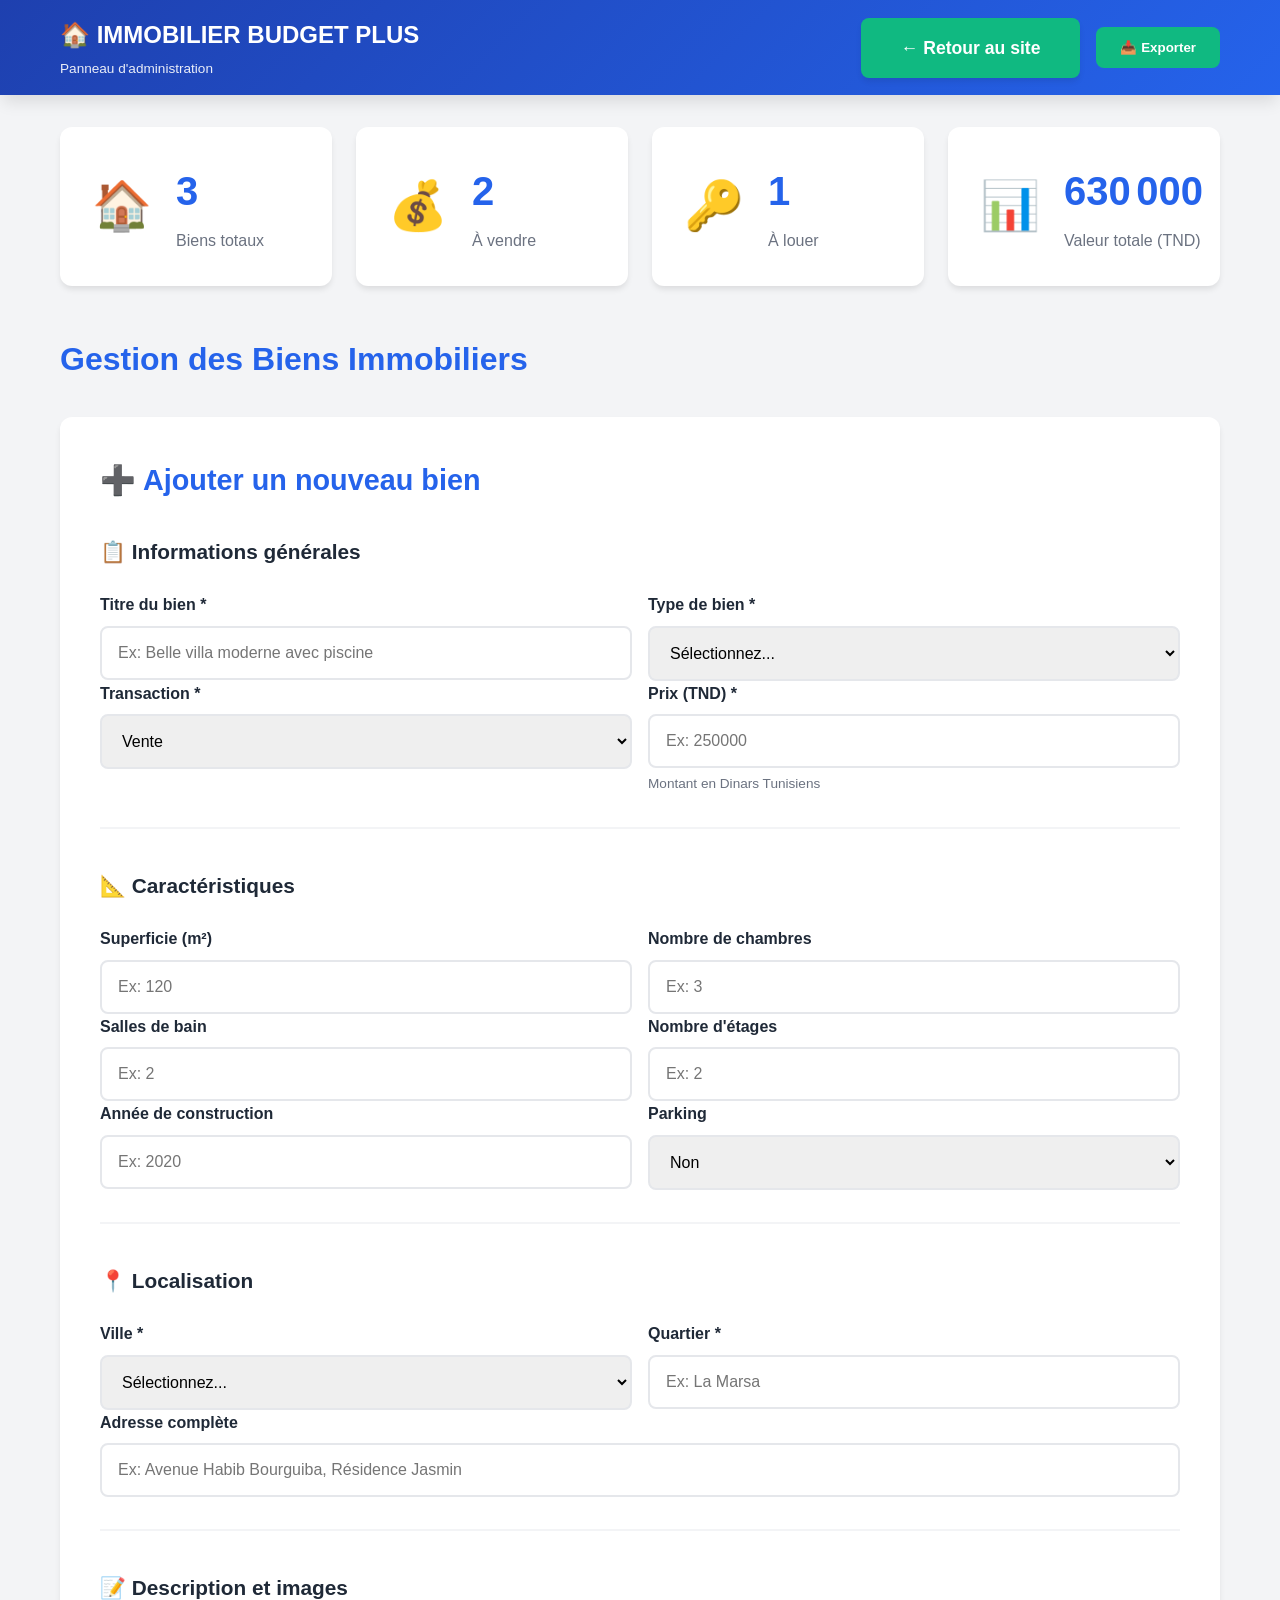
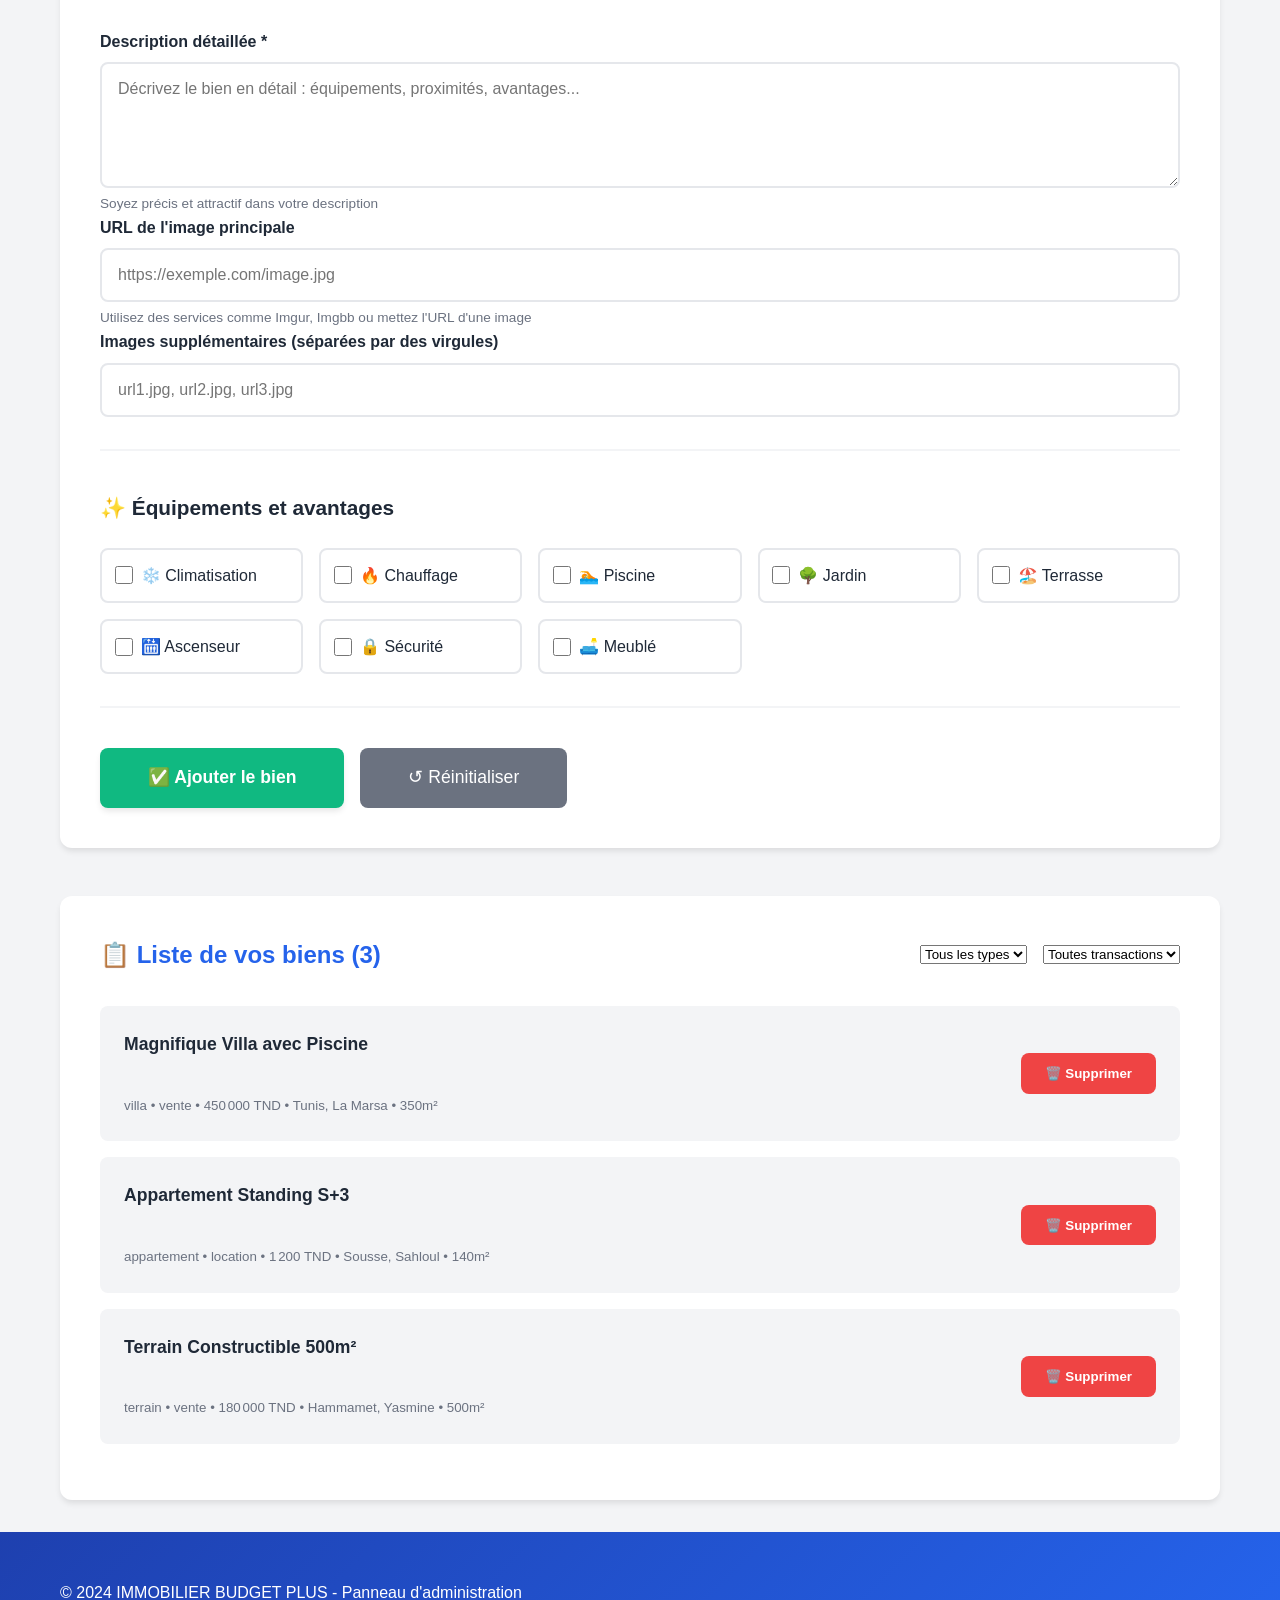
<file: admin.html>
<!DOCTYPE html>
<html lang="fr">
<head>
    <meta charset="UTF-8">
    <meta name="viewport" content="width=device-width, initial-scale=1.0">
    <title>Administration - IMMOBILIER BUDGET PLUS</title>
    <link rel="stylesheet" href="style.css">
</head>
<body>
    <header>
        <nav class="navbar">
            <div class="container">
                <div class="logo">
                    <h1>🏠 IMMOBILIER BUDGET PLUS</h1>
                    <p class="slogan">Panneau d'administration</p>
                </div>
                <div class="admin-nav">
                    <a href="index.html" class="btn-primary">← Retour au site</a>
                    <button onclick="exporterBiens()" class="btn-export">📥 Exporter</button>
                </div>
            </div>
        </nav>
    </header>

    <section class="admin-section">
        <div class="container">
            <!-- Statistiques -->
            <div class="admin-stats">
                <div class="stat-card">
                    <div class="stat-icon">🏠</div>
                    <div class="stat-info">
                        <h3 id="totalBiens">0</h3>
                        <p>Biens totaux</p>
                    </div>
                </div>
                <div class="stat-card">
                    <div class="stat-icon">💰</div>
                    <div class="stat-info">
                        <h3 id="totalVente">0</h3>
                        <p>À vendre</p>
                    </div>
                </div>
                <div class="stat-card">
                    <div class="stat-icon">🔑</div>
                    <div class="stat-info">
                        <h3 id="totalLocation">0</h3>
                        <p>À louer</p>
                    </div>
                </div>
                <div class="stat-card">
                    <div class="stat-icon">📊</div>
                    <div class="stat-info">
                        <h3 id="valeurTotale">0</h3>
                        <p>Valeur totale (TND)</p>
                    </div>
                </div>
            </div>

            <h2>Gestion des Biens Immobiliers</h2>
            
            <!-- Formulaire d'ajout -->
            <div class="admin-form">
                <h3>➕ Ajouter un nouveau bien</h3>
                <form id="formBien" onsubmit="ajouterBien(event)">
                    <div class="form-section">
                        <h4>📋 Informations générales</h4>
                        <div class="form-row">
                            <div class="form-group">
                                <label>Titre du bien *</label>
                                <input type="text" id="titre" placeholder="Ex: Belle villa moderne avec piscine" required>
                            </div>
                            <div class="form-group">
                                <label>Type de bien *</label>
                                <select id="type" required>
                                    <option value="">Sélectionnez...</option>
                                    <option value="appartement">Appartement</option>
                                    <option value="maison">Maison</option>
                                    <option value="villa">Villa</option>
                                    <option value="terrain">Terrain</option>
                                    <option value="commerce">Local Commercial</option>
                                    <option value="bureau">Bureau</option>
                                </select>
                            </div>
                        </div>

                        <div class="form-row">
                            <div class="form-group">
                                <label>Transaction *</label>
                                <select id="transaction" required>
                                    <option value="vente">Vente</option>
                                    <option value="location">Location</option>
                                </select>
                            </div>
                            <div class="form-group">
                                <label>Prix (TND) *</label>
                                <input type="number" id="prix" placeholder="Ex: 250000" required>
                                <small class="form-hint">Montant en Dinars Tunisiens</small>
                            </div>
                        </div>
                    </div>

                    <div class="form-section">
                        <h4>📐 Caractéristiques</h4>
                        <div class="form-row">
                            <div class="form-group">
                                <label>Superficie (m²)</label>
                                <input type="number" id="superficie" placeholder="Ex: 120">
                            </div>
                            <div class="form-group">
                                <label>Nombre de chambres</label>
                                <input type="number" id="chambres" placeholder="Ex: 3" min="0">
                            </div>
                        </div>

                        <div class="form-row">
                            <div class="form-group">
                                <label>Salles de bain</label>
                                <input type="number" id="sallesBain" placeholder="Ex: 2" min="0">
                            </div>
                            <div class="form-group">
                                <label>Nombre d'étages</label>
                                <input type="number" id="etages" placeholder="Ex: 2" min="0">
                            </div>
                        </div>

                        <div class="form-row">
                            <div class="form-group">
                                <label>Année de construction</label>
                                <input type="number" id="annee" placeholder="Ex: 2020" min="1900" max="2024">
                            </div>
                            <div class="form-group">
                                <label>Parking</label>
                                <select id="parking">
                                    <option value="non">Non</option>
                                    <option value="oui">Oui</option>
                                </select>
                            </div>
                        </div>
                    </div>

                    <div class="form-section">
                        <h4>📍 Localisation</h4>
                        <div class="form-row">
                            <div class="form-group">
                                <label>Ville *</label>
                                <select id="ville" required>
                                    <option value="">Sélectionnez...</option>
                                    <option value="Tunis">Tunis</option>
                                    <option value="Sfax">Sfax</option>
                                    <option value="Sousse">Sousse</option>
                                    <option value="Nabeul">Nabeul</option>
                                    <option value="Hammamet">Hammamet</option>
                                    <option value="Monastir">Monastir</option>
                                    <option value="Bizerte">Bizerte</option>
                                    <option value="Ariana">Ariana</option>
                                    <option value="Gabès">Gabès</option>
                                    <option value="Kairouan">Kairouan</option>
                                </select>
                            </div>
                            <div class="form-group">
                                <label>Quartier *</label>
                                <input type="text" id="quartier" placeholder="Ex: La Marsa" required>
                            </div>
                        </div>

                        <div class="form-group">
                            <label>Adresse complète</label>
                            <input type="text" id="adresse" placeholder="Ex: Avenue Habib Bourguiba, Résidence Jasmin">
                        </div>
                    </div>

                    <div class="form-section">
                        <h4>📝 Description et images</h4>
                        <div class="form-group">
                            <label>Description détaillée *</label>
                            <textarea id="description" rows="5" 
                                placeholder="Décrivez le bien en détail : équipements, proximités, avantages..." required></textarea>
                            <small class="form-hint">Soyez précis et attractif dans votre description</small>
                        </div>

                        <div class="form-group">
                            <label>URL de l'image principale</label>
                            <input type="text" id="image" placeholder="https://exemple.com/image.jpg">
                            <small class="form-hint">Utilisez des services comme Imgur, Imgbb ou mettez l'URL d'une image</small>
                        </div>

                        <div class="form-group">
                            <label>Images supplémentaires (séparées par des virgules)</label>
                            <input type="text" id="imagesSupp" placeholder="url1.jpg, url2.jpg, url3.jpg">
                        </div>
                    </div>

                    <div class="form-section">
                        <h4>✨ Équipements et avantages</h4>
                        <div class="form-checkboxes">
                            <label class="checkbox-item">
                                <input type="checkbox" id="equip_climatisation" value="Climatisation">
                                <span>❄️ Climatisation</span>
                            </label>
                            <label class="checkbox-item">
                                <input type="checkbox" id="equip_chauffage" value="Chauffage">
                                <span>🔥 Chauffage</span>
                            </label>
                            <label class="checkbox-item">
                                <input type="checkbox" id="equip_piscine" value="Piscine">
                                <span>🏊 Piscine</span>
                            </label>
                            <label class="checkbox-item">
                                <input type="checkbox" id="equip_jardin" value="Jardin">
                                <span>🌳 Jardin</span>
                            </label>
                            <label class="checkbox-item">
                                <input type="checkbox" id="equip_terrasse" value="Terrasse">
                                <span>🏖️ Terrasse</span>
                            </label>
                            <label class="checkbox-item">
                                <input type="checkbox" id="equip_ascenseur" value="Ascenseur">
                                <span>🛗 Ascenseur</span>
                            </label>
                            <label class="checkbox-item">
                                <input type="checkbox" id="equip_securite" value="Sécurité">
                                <span>🔒 Sécurité</span>
                            </label>
                            <label class="checkbox-item">
                                <input type="checkbox" id="equip_meuble" value="Meublé">
                                <span>🛋️ Meublé</span>
                            </label>
                        </div>
                    </div>

                    <div class="form-actions">
                        <button type="submit" class="btn-primary btn-large">
                            ✅ Ajouter le bien
                        </button>
                        <button type="reset" class="btn-reset btn-large">
                            ↺ Réinitialiser
                        </button>
                    </div>
                </form>
            </div>

            <!-- Liste des biens en admin -->
            <div class="admin-list">
                <div class="admin-list-header">
                    <h3>📋 Liste de vos biens (<span id="countBiens">0</span>)</h3>
                    <div class="admin-filters">
                        <select id="adminTypeFilter" onchange="filtrerBiensAdmin()">
                            <option value="">Tous les types</option>
                            <option value="appartement">Appartements</option>
                            <option value="maison">Maisons</option>
                            <option value="villa">Villas</option>
                            <option value="terrain">Terrains</option>
                            <option value="commerce">Commerces</option>
                            <option value="bureau">Bureaux</option>
                        </select>
                        <select id="adminTransactionFilter" onchange="filtrerBiensAdmin()">
                            <option value="">Toutes transactions</option>
                            <option value="vente">Vente</option>
                            <option value="location">Location</option>
                        </select>
                    </div>
                </div>
                <div id="adminListeBiens"></div>
            </div>
        </div>
    </section>

    <footer>
        <div class="container">
            <p>&copy; 2024 IMMOBILIER BUDGET PLUS - Panneau d'administration</p>
        </div>
    </footer>

    <script src="script.js"></script>
    <script>
        // Afficher les biens et stats au chargement
        window.addEventListener('load', () => {
            afficherBiensAdmin();
            mettreAJourStats();
        });
    </script>
</body>
</html>
</file>
<file: style.css>
/* ===== RESET & BASE ===== */
* {
    margin: 0;
    padding: 0;
    box-sizing: border-box;
}

:root {
    --primary: #2563eb;
    --primary-dark: #1e40af;
    --secondary: #10b981;
    --accent: #f59e0b;
    --danger: #ef4444;
    --dark: #1f2937;
    --gray: #6b7280;
    --light-gray: #f3f4f6;
    --white: #ffffff;
    --shadow: 0 4px 6px -1px rgba(0, 0, 0, 0.1);
    --shadow-lg: 0 10px 15px -3px rgba(0, 0, 0, 0.1);
}

html {
    scroll-behavior: smooth;
}

body {
    font-family: 'Segoe UI', Tahoma, Geneva, Verdana, sans-serif;
    line-height: 1.6;
    color: var(--dark);
    background: var(--white);
}

.container {
    max-width: 1200px;
    margin: 0 auto;
    padding: 0 20px;
}

/* ===== NAVIGATION ===== */
.navbar {
    background: linear-gradient(135deg, #1e40af 0%, #2563eb 100%);
    color: white;
    padding: 1rem 0;
    box-shadow: var(--shadow-lg);
    position: sticky;
    top: 0;
    z-index: 1000;
}

.navbar .container {
    display: flex;
    justify-content: space-between;
    align-items: center;
}

.logo h1 {
    font-size: 1.5rem;
    margin-bottom: 0.2rem;
}

.slogan {
    font-size: 0.85rem;
    opacity: 0.9;
    font-weight: 300;
}

.nav-menu {
    display: flex;
    list-style: none;
    gap: 2rem;
    align-items: center;
}

.nav-menu a {
    color: white;
    text-decoration: none;
    font-weight: 500;
    transition: all 0.3s;
    padding: 0.5rem 1rem;
    border-radius: 5px;
}

.nav-menu a:hover {
    background: rgba(255, 255, 255, 0.2);
}

.btn-admin {
    background: white !important;
    color: var(--primary) !important;
    padding: 0.6rem 1.2rem !important;
    border-radius: 8px;
    font-weight: 600;
}

.mobile-menu-toggle {
    display: none;
    flex-direction: column;
    gap: 4px;
    cursor: pointer;
}

.mobile-menu-toggle span {
    width: 25px;
    height: 3px;
    background: white;
    border-radius: 3px;
}

/* ===== HERO SECTION ===== */
.hero {
    position: relative;
    background: linear-gradient(rgba(30, 64, 175, 0.85), rgba(37, 99, 235, 0.85)),
                url('https://images.unsplash.com/photo-1560518883-ce09059eeffa?w=1600') center/cover;
    color: white;
    text-align: center;
    padding: 8rem 2rem 4rem;
    min-height: 600px;
    display: flex;
    flex-direction: column;
    justify-content: center;
}

.hero-overlay {
    position: absolute;
    top: 0;
    left: 0;
    right: 0;
    bottom: 0;
    background: linear-gradient(to bottom, transparent, rgba(0,0,0,0.2));
}

.hero-content {
    position: relative;
    z-index: 2;
}

.hero-content h2 {
    font-size: 3.5rem;
    margin-bottom: 1rem;
    animation: fadeInDown 1s;
}

.hero-content p {
    font-size: 1.4rem;
    margin-bottom: 2.5rem;
    opacity: 0.95;
    animation: fadeInUp 1s;
}

.hero-buttons {
    display: flex;
    gap: 1rem;
    justify-content: center;
    flex-wrap: wrap;
}

.btn-primary {
    background: var(--secondary);
    color: white;
    padding: 1rem 2.5rem;
    border: none;
    border-radius: 8px;
    cursor: pointer;
    font-size: 1.1rem;
    font-weight: 600;
    text-decoration: none;
    display: inline-block;
    transition: all 0.3s;
    box-shadow: var(--shadow);
}

.btn-primary:hover {
    transform: translateY(-3px);
    box-shadow: var(--shadow-lg);
    background: #059669;
}

.btn-whatsapp {
    background: #25D366;
    color: white;
    padding: 1rem 2.5rem;
    border-radius: 8px;
    text-decoration: none;
    font-size: 1.1rem;
    font-weight: 600;
    display: inline-flex;
    align-items: center;
    gap: 0.5rem;
    transition: all 0.3s;
    box-shadow: var(--shadow);
}

.btn-whatsapp:hover {
    transform: translateY(-3px);
    box-shadow: var(--shadow-lg);
    background: #128C7E;
}

.whatsapp-icon {
    font-size: 1.3rem;
}

.hero-stats {
    display: flex;
    justify-content: center;
    gap: 3rem;
    margin-top: 4rem;
    position: relative;
    z-index: 2;
}

.stat-item {
    text-align: center;
}

.stat-item h3 {
    font-size: 3rem;
    margin-bottom: 0.5rem;
    font-weight: 700;
}

.stat-item p {
    font-size: 1rem;
    opacity: 0.9;
}

/* ===== SEARCH SECTION ===== */
.search-section {
    background: var(--light-gray);
    padding: 3rem 0;
    margin-top: -2rem;
    position: relative;
    z-index: 3;
}

.search-section h3 {
    text-align: center;
    margin-bottom: 2rem;
    color: var(--primary);
    font-size: 1.8rem;
}

.search-bar {
    display: flex;
    gap: 1rem;
    justify-content: center;
    flex-wrap: wrap;
    max-width: 1000px;
    margin: 0 auto;
}

.search-bar select,
.search-bar input {
    padding: 1rem;
    border: 2px solid #e5e7eb;
    border-radius: 8px;
    font-size: 1rem;
    min-width: 180px;
    background: white;
    transition: all 0.3s;
}

.search-bar select:focus,
.search-bar input:focus {
    outline: none;
    border-color: var(--primary);
    box-shadow: 0 0 0 3px rgba(37, 99, 235, 0.1);
}

.btn-search {
    background: var(--primary);
    color: white;
    padding: 1rem 2rem;
    border: none;
    border-radius: 8px;
    cursor: pointer;
    font-size: 1rem;
    font-weight: 600;
    display: flex;
    align-items: center;
    gap: 0.5rem;
    transition: all 0.3s;
}

.btn-search:hover {
    background: var(--primary-dark);
    transform: translateY(-2px);
}

.btn-reset {
    background: var(--gray);
    color: white;
    padding: 1rem 1.5rem;
    border: none;
    border-radius: 8px;
    cursor: pointer;
    font-size: 1rem;
    transition: all 0.3s;
}

.btn-reset:hover {
    background: #4b5563;
}

/* ===== SECTIONS HEADER ===== */
.section-header {
    text-align: center;
    margin-bottom: 3rem;
}

.section-header h2 {
    font-size: 2.5rem;
    color: var(--primary);
    margin-bottom: 0.5rem;
}

.section-subtitle {
    color: var(--gray);
    font-size: 1.1rem;
}

/* ===== FILTER TABS ===== */
.filter-tabs {
    display: flex;
    justify-content: center;
    gap: 1rem;
    margin-bottom: 3rem;
    flex-wrap: wrap;
}

.tab-btn {
    padding: 0.8rem 2rem;
    border: 2px solid var(--primary);
    background: white;
    color: var(--primary);
    border-radius: 8px;
    cursor: pointer;
    font-size: 1rem;
    font-weight: 600;
    transition: all 0.3s;
}

.tab-btn:hover,
.tab-btn.active {
    background: var(--primary);
    color: white;
}

/* ===== BIENS SECTION ===== */
.biens-section {
    padding: 4rem 0;
}

.biens-grid {
    display: grid;
    grid-template-columns: repeat(auto-fill, minmax(350px, 1fr));
    gap: 2rem;
}

.bien-card {
    background: white;
    border-radius: 12px;
    overflow: hidden;
    box-shadow: var(--shadow);
    transition: all 0.3s;
    animation: fadeIn 0.5s;
}

.bien-card:hover {
    transform: translateY(-8px);
    box-shadow: var(--shadow-lg);
}

.bien-image {
    width: 100%;
    height: 250px;
    object-fit: cover;
}

.bien-content {
    padding: 1.5rem;
}

.bien-type {
    display: inline-block;
    background: var(--primary);
    color: white;
    padding: 0.4rem 1rem;
    border-radius: 20px;
    font-size: 0.85rem;
    font-weight: 600;
    margin-bottom: 0.8rem;
    text-transform: uppercase;
}

.bien-card h3 {
    color: var(--dark);
    margin-bottom: 0.8rem;
    font-size: 1.3rem;
}

.bien-prix {
    color: var(--secondary);
    font-size: 1.8rem;
    font-weight: 700;
    margin: 1rem 0;
}

.bien-prix small {
    font-size: 1rem;
    color: var(--gray);
    font-weight: 400;
}

.bien-details {
    display: flex;
    gap: 1.5rem;
    margin: 1.2rem 0;
    color: var(--gray);
    font-size: 0.95rem;
    flex-wrap: wrap;
}

.bien-localisation {
    color: var(--primary);
    font-weight: 600;
    margin: 0.8rem 0;
}

.bien-description {
    color: var(--gray);
    margin: 1rem 0;
    line-height: 1.6;
}

.bien-equipements {
    display: flex;
    gap: 0.5rem;
    flex-wrap: wrap;
    margin: 1rem 0;
}

.equipement-tag {
    background: var(--light-gray);
    padding: 0.3rem 0.8rem;
    border-radius: 15px;
    font-size: 0.85rem;
    color: var(--dark);
}

.btn-contact {
    width: 100%;
    background: var(--secondary);
    color: white;
    padding: 1rem;
    border: none;
    border-radius: 8px;
    cursor: pointer;
    font-size: 1rem;
    font-weight: 600;
    margin-top: 1rem;
    transition: all 0.3s;
}

.btn-contact:hover {
    background: #059669;
    transform: translateY(-2px);
}

.no-results {
    text-align: center;
    padding: 4rem 2rem;
    grid-column: 1/-1;
}

.no-results-icon {
    font-size: 4rem;
    margin-bottom: 1rem;
}

.no-results h3 {
    font-size: 1.8rem;
    color: var(--dark);
    margin-bottom: 0.5rem;
}

.no-results p {
    color: var(--gray);
    margin-bottom: 2rem;
}

/* ===== SERVICES SECTION ===== */
.services-section {
    background: var(--light-gray);
    padding: 4rem 0;
}

.services-grid {
    display: grid;
    grid-template-columns: repeat(auto-fit, minmax(280px, 1fr));
    gap: 2rem;
}

.service-card {
    background: white;
    padding: 2.5rem;
    border-radius: 12px;
    text-align: center;
    box-shadow: var(--shadow);
    transition: all 0.3s;
    cursor: pointer;
}

.service-card:hover {
    transform: translateY(-8px);
    box-shadow: var(--shadow-lg);
}

.service-icon {
    font-size: 4rem;
    display: block;
    margin-bottom: 1.5rem;
}

.service-card h3 {
    color: var(--primary);
    margin-bottom: 1rem;
    font-size: 1.5rem;
}

.service-card > p {
    color: var(--gray);
    margin-bottom: 1.5rem;
}

.service-features {
    list-style: none;
    text-align: left;
    margin: 1.5rem 0;
    padding: 1.5rem;
    background: var(--light-gray);
    border-radius: 8px;
}

.service-features li {
    padding: 0.5rem 0;
    color: var(--dark);
}

.btn-service {
    background: none;
    border: 2px solid var(--primary);
    color: var(--primary);
    padding: 0.8rem 2rem;
    border-radius: 8px;
    cursor: pointer;
    font-size: 1rem;
    font-weight: 600;
    margin-top: 1rem;
    transition: all 0.3s;
}

.service-card:hover .btn-service {
    background: var(--primary);
    color: white;
}

/* ===== MODAL ===== */
.modal {
    display: none;
    position: fixed;
    z-index: 2000;
    left: 0;
    top: 0;
    width: 100%;
    height: 100%;
    background-color: rgba(0, 0, 0, 0.7);
    animation: fadeIn 0.3s;
}

.modal-content {
    background-color: white;
    margin: 5% auto;
    padding: 3rem;
    border-radius: 12px;
    width: 90%;
    max-width: 700px;
    max-height: 80vh;
    overflow-y: auto;
    position: relative;
    animation: slideDown 0.3s;
}

.close {
    color: var(--gray);
    position: absolute;
    right: 1.5rem;
    top: 1rem;
    font-size: 2rem;
    font-weight: bold;
    cursor: pointer;
    transition: color 0.3s;
}

.close:hover {
    color: var(--dark);
}

.modal-header {
    text-align: center;
    margin-bottom: 2rem;
}

.modal-icon {
    font-size: 4rem;
    margin-bottom: 1rem;
}

.modal-body h3 {
    color: var(--primary);
    font-size: 2rem;
    margin-bottom: 1rem;
}

.modal-body p {
    color: var(--gray);
    margin-bottom: 2rem;
    line-height: 1.8;
}

.modal-features {
    background: var(--light-gray);
    padding: 2rem;
    border-radius: 8px;
    margin: 2rem 0;
}

.modal-features h4 {
    color: var(--dark);
    margin-bottom: 1rem;
}

.modal-features ul {
    list-style: none;
}

.modal-features li {
    padding: 0.5rem 0;
    color: var(--dark);
}

.modal-cta {
    background: var(--primary);
    color: white;
    padding: 1rem 2rem;
    border: none;
    border-radius: 8px;
    cursor: pointer;
    font-size: 1.1rem;
    font-weight: 600;
    width: 100%;
    margin-top: 1rem;
}

.modal-cta:hover {
    background: var(--primary-dark);
}

/* ===== À PROPOS ===== */
.apropos-section {
    padding: 4rem 0;
}

.apropos-content {
    display: grid;
    grid-template-columns: 1fr 1fr;
    gap: 4rem;
    align-items: center;
}

.apropos-image {
    position: relative;
}

.apropos-image img {
    width: 100%;
    border-radius: 12px;
    box-shadow: var(--shadow-lg);
}

.apropos-badge {
    position: absolute;
    bottom: 2rem;
    right: 2rem;
    background: var(--primary);
    color: white;
    padding: 1.5rem;
    border-radius: 12px;
    text-align: center;
    box-shadow: var(--shadow-lg);
}

.badge-number {
    display: block;
    font-size: 2.5rem;
    font-weight: 700;
}

.badge-text {
    font-size: 0.9rem;
}

.apropos-text h2 {
    color: var(--primary);
    font-size: 2.5rem;
    margin-bottom: 0.5rem;
}

.apropos-text h3 {
    color: var(--gray);
    font-size: 1.3rem;
    margin-bottom: 1.5rem;
}

.apropos-text p {
    color: var(--gray);
    line-height: 1.8;
    margin-bottom: 1.5rem;
}

.apropos-values {
    margin: 2rem 0;
}

.value-item {
    display: flex;
    gap: 1rem;
    margin-bottom: 1.5rem;
}

.value-icon {
    background: var(--secondary);
    color: white;
    width: 40px;
    height: 40px;
    border-radius: 50%;
    display: flex;
    align-items: center;
    justify-content: center;
    font-size: 1.5rem;
    flex-shrink: 0;
}

.value-item h4 {
    color: var(--dark);
    margin-bottom: 0.3rem;
}

.value-item p {
    color: var(--gray);
    margin: 0;
}

/* ===== TESTIMONIALS ===== */
.testimonials-section {
    padding: 4rem 0;
    background: var(--light-gray);
}

.testimonials-grid {
    display: grid;
    grid-template-columns: repeat(auto-fit, minmax(300px, 1fr));
    gap: 2rem;
}

.testimonial-card {
    background: white;
    padding: 2rem;
    border-radius: 12px;
    box-shadow: var(--shadow);
}

.stars {
    color: #fbbf24;
    font-size: 1.2rem;
    margin-bottom: 1rem;
}

.testimonial-card p {
    color: var(--gray);
    line-height: 1.8;
    margin-bottom: 1.5rem;
    font-style: italic;
}

.testimonial-author {
    display: flex;
    flex-direction: column;
}

.testimonial-author strong {
    color: var(--dark);
}

.testimonial-author span {
    color: var(--gray);
    font-size: 0.9rem;
}

/* ===== CONTACT ===== */
.contact-section {
    padding: 4rem 0;
}

.contact-content {
    display: grid;
    grid-template-columns: 1fr 1.5fr;
    gap: 3rem;
}

.contact-info {
    display: flex;
    flex-direction: column;
    gap: 1.5rem;
}

.contact-card {
    background: white;
    padding: 1.5rem;
    border-radius: 12px;
    box-shadow: var(--shadow);
    text-align: center;
}

.contact-icon {
    font-size: 2.5rem;
    margin-bottom: 1rem;
}

.contact-card h4 {
    color: var(--dark);
    margin-bottom: 0.5rem;
}

.contact-card p {
    color: var(--gray);
}

.contact-card a {
    color: var(--primary);
    text-decoration: none;
    font-weight: 600;
}

.contact-card small {
    display: block;
    margin-top: 0.5rem;
    color: var(--gray);
    font-size: 0.85rem;
}

.btn-whatsapp-contact {
    background: #25D366;
    color: white;
    padding: 0.8rem 1.5rem;
    border-radius: 8px;
    text-decoration: none;
    display: inline-block;
    font-weight: 600;
    margin-top: 0.5rem;
    transition: all 0.3s;
}

.btn-whatsapp-contact:hover {
    background: #128C7E;
}

.contact-social {
    background: var(--light-gray);
    padding: 1.5rem;
    border-radius: 12px;
}

.contact-social h4 {
    margin-bottom: 1rem;
    text-align: center;
}

.social-links {
    display: flex;
    flex-direction: column;
    gap: 0.5rem;
}

.social-btn {
    padding: 0.8rem;
    border-radius: 8px;
    text-decoration: none;
    color: white;
    font-weight: 600;
    text-align: center;
    transition: all 0.3s;
    display: flex;
    align-items: center;
    justify-content: center;
    gap: 0.5rem;
}

.facebook {
    background: #1877f2;
}

.instagram {
    background: linear-gradient(45deg, #f09433 0%, #e6683c 25%, #dc2743 50%, #cc2366 75%, #bc1888 100%);
}

.whatsapp {
    background: #25D366;
}

.social-btn:hover {
    transform: translateX(5px);
}

.contact-form-container {
    background: white;
    padding: 2.5rem;
    border-radius: 12px;
    box-shadow: var(--shadow);
}

.contact-form-container h3 {
    color: var(--primary);
    margin-bottom: 2rem;
    font-size: 1.8rem;
}

.contact-form {
    display: flex;
    flex-direction: column;
    gap: 1.5rem;
}

.form-row {
    display: grid;
    grid-template-columns: 1fr 1fr;
    gap: 1rem;
}

.form-group {
    display: flex;
    flex-direction: column;
}

.form-group label {
    margin-bottom: 0.5rem;
    font-weight: 600;
    color: var(--dark);
}

.form-group input,
.form-group select,
.form-group textarea {
    padding: 1rem;
    border: 2px solid #e5e7eb;
    border-radius: 8px;
    font-size: 1rem;
    transition: all 0.3s;
    font-family: inherit;
}

.form-group input:focus,
.form-group select:focus,
.form-group textarea:focus {
    outline: none;
    border-color: var(--primary);
    box-shadow: 0 0 0 3px rgba(37, 99, 235, 0.1);
}

.btn-full {
    width: 100%;
}

/* ===== FOOTER ===== */
footer {
    background: linear-gradient(135deg, #1e40af 0%, #2563eb 100%);
    color: white;
    padding: 3rem 0 1rem;
}

.footer-content {
    display: grid;
    grid-template-columns: repeat(auto-fit, minmax(250px, 1fr));
    gap: 2rem;
    margin-bottom: 2rem;
}

.footer-col h3,
.footer-col h4 {
    margin-bottom: 1rem;
}

.footer-col p {
    opacity: 0.9;
    line-height: 1.8;
}

.footer-col ul {
    list-style: none;
}

.footer-col ul li {
    margin-bottom: 0.5rem;
}

.footer-col a {
    color: white;
    text-decoration: none;
    opacity: 0.9;
    transition: opacity 0.3s;
}

.footer-col a:hover {
    opacity: 1;
}

.footer-social {
    display: flex;
    gap: 1rem;
    margin-top: 1rem;
}

.footer-social a {
    font-size: 1.5rem;
}

.footer-bottom {
    border-top: 1px solid rgba(255, 255, 255, 0.2);
    padding-top: 1.5rem;
    text-align: center;
}

.footer-dev {
    opacity: 0.8;
    margin-top: 0.5rem;
}

/* ===== BOUTONS FLOTTANTS ===== */
.whatsapp-float {
    position: fixed;
    bottom: 30px;
    right: 30px;
    background: #25D366;
    color: white;
    width: 60px;
    height: 60px;
    border-radius: 50%;
    display: flex;
    align-items: center;
    justify-content: center;
    font-size: 2rem;
    box-shadow: 0 4px 12px rgba(0, 0, 0, 0.3);
    z-index: 999;
    transition: all 0.3s;
    animation: pulse 2s infinite;
}

.whatsapp-float:hover {
    transform: scale(1.1);
    box-shadow: 0 6px 20px rgba(37, 211, 102, 0.5);
}

.scroll-top {
    position: fixed;
    bottom: 30px;
    left: 30px;
    background: var(--primary);
    color: white;
    width: 50px;
    height: 50px;
    border-radius: 50%;
    border: none;
    font-size: 1.5rem;
    cursor: pointer;
    display: none;
    align-items: center;
    justify-content: center;
    box-shadow: var(--shadow-lg);
    z-index: 999;
    transition: all 0.3s;
}

.scroll-top:hover {
    background: var(--primary-dark);
    transform: translateY(-3px);
}

.scroll-top.visible {
    display: flex;
}

/* ===== ADMIN ===== */
.admin-nav {
    display: flex;
    gap: 1rem;
    align-items: center;
}

.btn-export {
    background: var(--secondary);
    color: white;
    padding: 0.8rem 1.5rem;
    border: none;
    border-radius: 8px;
    cursor: pointer;
    font-weight: 600;
}

.admin-section {
    padding: 2rem 0;
    min-height: 80vh;
    background: var(--light-gray);
}

.admin-stats {
    display: grid;
    grid-template-columns: repeat(auto-fit, minmax(250px, 1fr));
    gap: 1.5rem;
    margin-bottom: 3rem;
}

.stat-card {
    background: white;
    padding: 2rem;
    border-radius: 12px;
    box-shadow: var(--shadow);
    display: flex;
    align-items: center;
    gap: 1.5rem;
}

.stat-icon {
    font-size: 3rem;
}

.stat-info h3 {
    font-size: 2.5rem;
    color: var(--primary);
    margin-bottom: 0.3rem;
}

.stat-info p {
    color: var(--gray);
}

.admin-section h2 {
    color: var(--primary);
    margin-bottom: 2rem;
    font-size: 2rem;
}

.admin-form {
    background: white;
    padding: 2.5rem;
    border-radius: 12px;
    box-shadow: var(--shadow);
    margin-bottom: 3rem;
}

.admin-form h3 {
    color: var(--primary);
    margin-bottom: 2rem;
    font-size: 1.8rem;
}

.form-section {
    margin-bottom: 2.5rem;
    padding-bottom: 2rem;
    border-bottom: 2px solid var(--light-gray);
}

.form-section:last-child {
    border-bottom: none;
}

.form-section h4 {
    color: var(--dark);
    margin-bottom: 1.5rem;
    font-size: 1.3rem;
}

.form-hint {
    display: block;
    color: var(--gray);
    font-size: 0.85rem;
    margin-top: 0.3rem;
}

.form-checkboxes {
    display: grid;
    grid-template-columns: repeat(auto-fill, minmax(200px, 1fr));
    gap: 1rem;
}

.checkbox-item {
    display: flex;
    align-items: center;
    gap: 0.5rem;
    cursor: pointer;
    padding: 0.8rem;
    border: 2px solid #e5e7eb;
    border-radius: 8px;
    transition: all 0.3s;
}

.checkbox-item:hover {
    border-color: var(--primary);
    background: rgba(37, 99, 235, 0.05);
}

.checkbox-item input[type="checkbox"] {
    width: 18px;
    height: 18px;
    cursor: pointer;
}

.form-actions {
    display: flex;
    gap: 1rem;
    margin-top: 2rem;
}

.btn-large {
    padding: 1.2rem 3rem;
    font-size: 1.1rem;
}

.admin-list {
    background: white;
    padding: 2.5rem;
    border-radius: 12px;
    box-shadow: var(--shadow);
}

.admin-list-header {
    display: flex;
    justify-content: space-between;
    align-items: center;
    margin-bottom: 2rem;
    flex-wrap: wrap;
    gap: 1rem;
}

.admin-list h3 {
    color: var(--primary);
    font-size: 1.5rem;
}

.admin-filters {
    display: flex;
    gap: 1rem;
}

.admin-bien-item {
    background: var(--light-gray);
    padding: 1.5rem;
    border-radius: 8px;
    margin-bottom: 1rem;
    display: grid;
    grid-template-columns: 1fr auto;
    gap: 1.5rem;
    align-items: center;
    transition: all 0.3s;
}

.admin-bien-item:hover {
    box-shadow: var(--shadow);
}

.admin-bien-item strong {
    display: block;
    color: var(--dark);
    font-size: 1.1rem;
    margin-bottom: 0.5rem;
}

.admin-bien-item small {
    color: var(--gray);
}

.btn-delete {
    background: var(--danger);
    color: white;
    padding: 0.8rem 1.5rem;
    border: none;
    border-radius: 8px;
    cursor: pointer;
    font-weight: 600;
    transition: all 0.3s;
}

.btn-delete:hover {
    background: #dc2626;
    transform: scale(1.05);
}

/* ===== ANIMATIONS ===== */
@keyframes fadeIn {
    from {
        opacity: 0;
    }
    to {
        opacity: 1;
    }
}

@keyframes fadeInDown {
    from {
        opacity: 0;
        transform: translateY(-20px);
    }
    to {
        opacity: 1;
        transform: translateY(0);
    }
}

@keyframes fadeInUp {
    from {
        opacity: 0;
        transform: translateY(20px);
    }
    to {
        opacity: 1;
        transform: translateY(0);
    }
}

@keyframes slideDown {
    from {
        transform: translateY(-50px);
        opacity: 0;
    }
    to {
        transform: translateY(0);
        opacity: 1;
    }
}

@keyframes pulse {
    0% {
        box-shadow: 0 0 0 0 rgba(37, 211, 102, 0.7);
    }
    70% {
        box-shadow: 0 0 0 15px rgba(37, 211, 102, 0);
    }
    100% {
        box-shadow: 0 0 0 0 rgba(37, 211, 102, 0);
    }
}

/* ===== RESPONSIVE ===== */
@media (max-width: 968px) {
    .nav-menu {
        display: none;
    }
    
    .mobile-menu-toggle {
        display: flex;
    }
    
    .hero-content h2 {
        font-size: 2.5rem;
    }
    
    .hero-stats {
        flex-direction: column;
        gap: 1.5rem;
    }
    
    .contact-content,
    .apropos-content {
        grid-template-columns: 1fr;
    }
    
    .form-row {
        grid-template-columns: 1fr;
    }
    
    .biens-grid {
        grid-template-columns: 1fr;
    }
    
    .search-bar {
        flex-direction: column;
    }
    
    .search-bar select,
    .search-bar input {
        width: 100%;
    }
}

@media (max-width: 768px) {
    .hero-content h2 {
        font-size: 2rem;
    }
    
    .hero-content p {
        font-size: 1.1rem;
    }
    
    .section-header h2 {
        font-size: 2rem;
    }
    
    .whatsapp-float {
        bottom: 20px;
        right: 20px;
        width: 50px;
        height: 50px;
        font-size: 1.5rem;
    }
    
    .scroll-top {
        bottom: 90px;
        left: 20px;
    }
}
</file>
